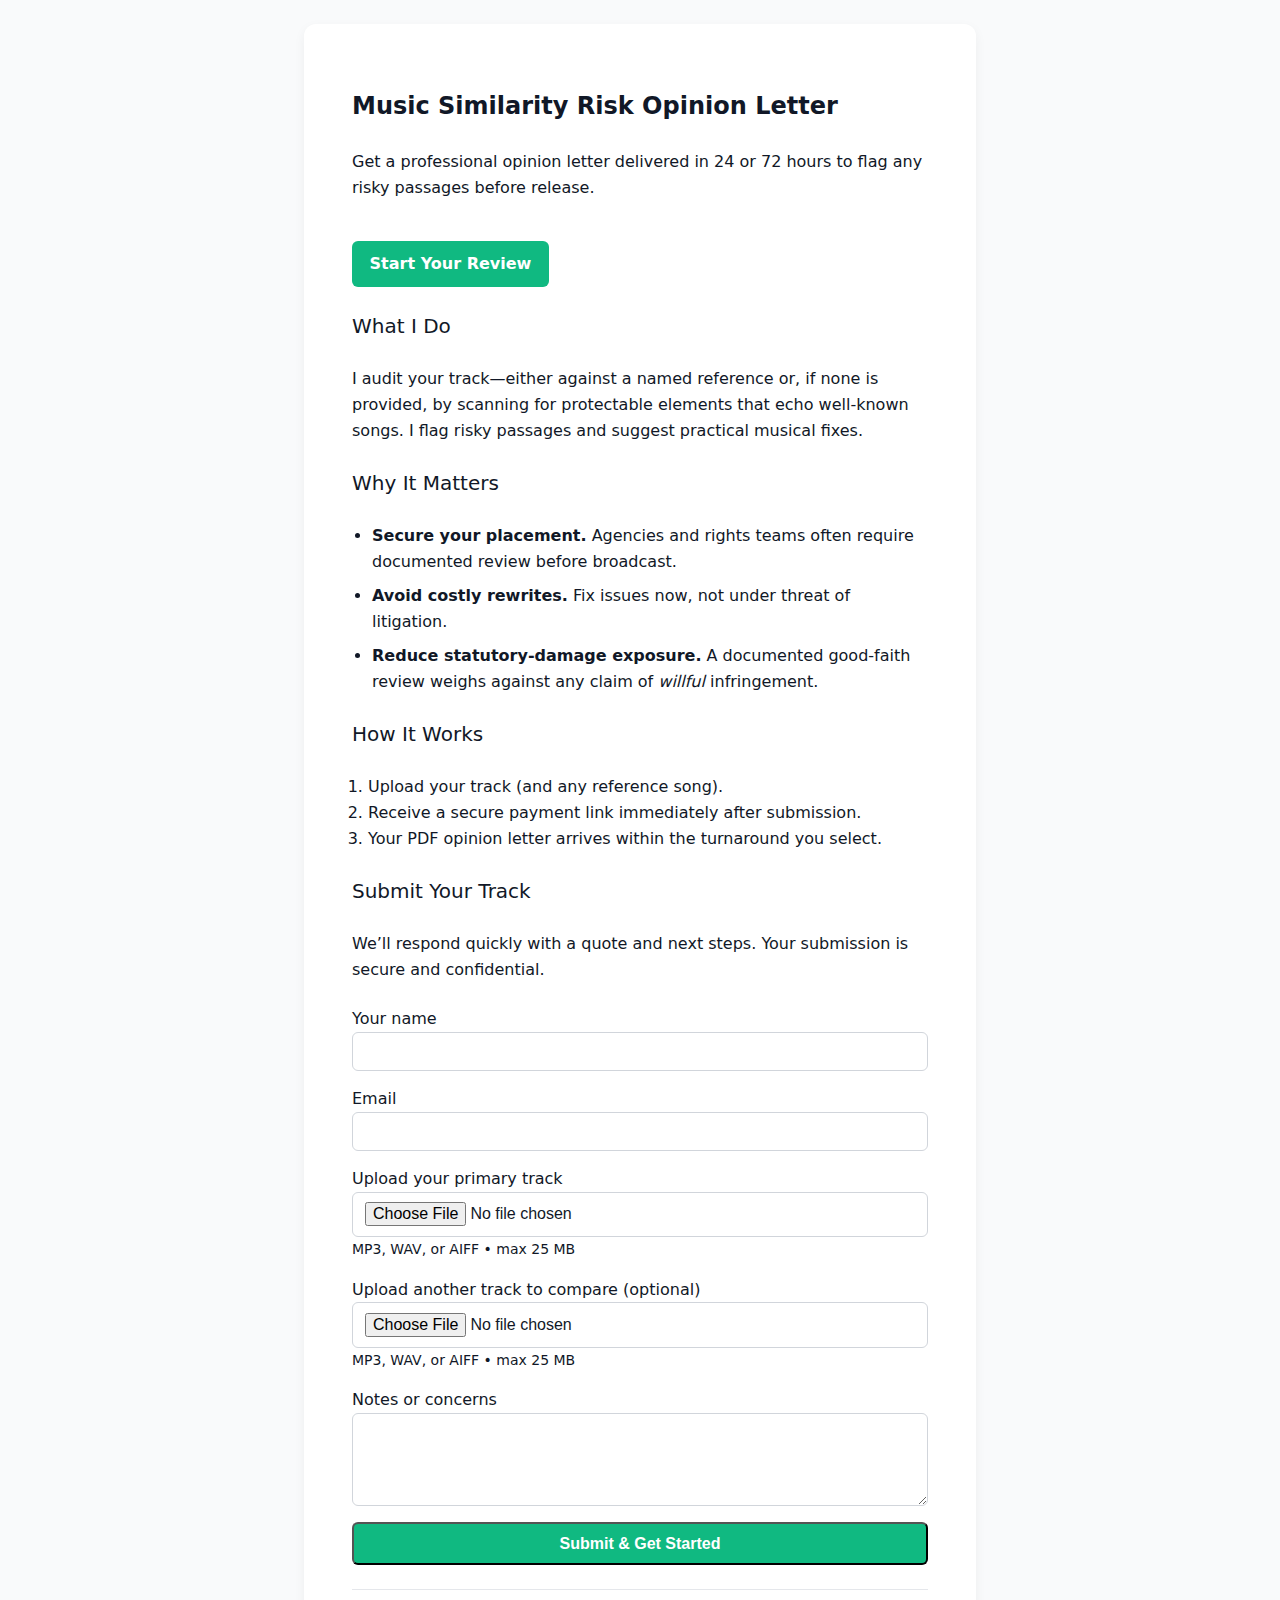
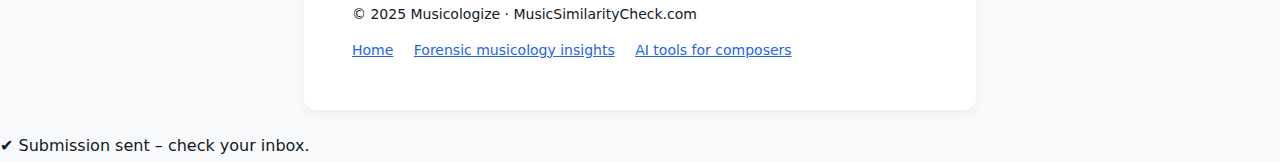
<file: index.html>
<!DOCTYPE html>
<html lang="en">
<head>
  <meta charset="utf-8" />
  <meta name="viewport" content="width=device-width, initial-scale=1" />
  <title>Music Similarity Risk Opinion Letters | 24- & 72-Hour Review</title>
  <meta name="description" content="Professional, confidential music-similarity opinion letters delivered in 24 or 72 hours. Flag risky passages before release." />

  <!-- Social preview -->
<meta property="og:type"        content="website">
<meta property="og:url"         content="https://musicsimilaritycheck.com/">
<meta property="og:title"       content="Music Similarity Risk Opinion Letter | 24- & 72-Hour Review">
<meta property="og:description" content="Professional, confidential music-similarity opinion letters delivered in 24 or 72 hours. Flag risky passages before release.">
<meta property="og:image"       content="https://musicsimilaritycheck.com/assets/og-preview.jpg">

<meta name="twitter:card"       content="summary_large_image">
<meta name="twitter:title"      content="Music Similarity Risk Opinion Letter | 24- & 72-Hour Review">
<meta name="twitter:description"content="Professional, confidential music-similarity opinion letters delivered in 24 or 72 hours. Flag risky passages before release.">
<meta name="twitter:image"      content="https://musicsimilaritycheck.com/assets/og-preview.jpg">


  
  <link rel="stylesheet" href="style.css" />

  <!-- Favicons -->
  <link rel="icon" href="/assets/favicon.ico" sizes="any" />
  <link rel="icon" type="image/png" sizes="32x32" href="/assets/favicon-32x32.png" />
  <link rel="apple-touch-icon" href="/assets/apple-touch-icon.png" />

  <!-- Service schema -->
  <script type="application/ld+json">
  {
    "@context":"https://schema.org",
    "@type":"Service",
    "serviceType":"Music Similarity Risk Opinion Letter",
    "provider":{"@type":"Person","name":"Brian McBrearty"},
    "areaServed":"US"
  }
  </script>

  <!-- Google Analytics -->
  <script async src="https://www.googletagmanager.com/gtag/js?id=G-80MDTLB0JK"></script>
  <script>
    window.dataLayer = window.dataLayer || [];
    function gtag(){dataLayer.push(arguments);}
    gtag('js', new Date());
    gtag('config', 'G-80MDTLB0JK');
  </script>
</head>

<body class="bg-light text-dark font-sans">
  <main class="flex-center p-6 bg-light">
    <section class="card max-w-2xl space-y-6">
      <h1 class="text-2xl font-semibold">Music Similarity Risk Opinion Letter</h1>
      <p class="leading-relaxed">
        Get a professional opinion letter delivered in 24 or 72 hours to flag any risky passages before release.
      </p>

<a href="#submit-track" class="btn btn-green scroll">Start Your Review</a>
      
      <h2 class="text-xl font-medium">What I Do</h2>
      <p class="leading-relaxed">
        I audit your track—either against a named reference or, if none is provided, by scanning for protectable
        elements that echo well-known songs. I flag risky passages and suggest practical musical fixes.
      </p>

      <h2 class="text-xl font-medium">Why It Matters</h2>
      <ul class="list leading-relaxed">
        <li><strong>Secure your placement.</strong> Agencies and rights teams often require documented review before broadcast.</li>
        <li><strong>Avoid costly rewrites.</strong> Fix issues now, not under threat of litigation.</li>
        <li><strong>Reduce statutory-damage exposure.</strong> A documented good-faith review weighs against any claim of <em>willful</em> infringement.</li>
      </ul>

      <h2 class="text-xl font-medium">How It Works</h2>
      <ol class="list-decimal list-inside leading-relaxed">
  <li>Upload your track (and any reference song).</li>
  <li>Receive a secure payment link immediately after submission.</li>
  <li>Your PDF opinion letter arrives within the turnaround you select.</li>
</ol>


    <h2 id="submit-track" class="text-xl font-medium mb-0">Submit Your Track</h2>
      <p class="leading-relaxed">
        We’ll respond quickly with a quote and next steps. Your submission is secure and confidential.
      </p>

     <!-- ===== Formspree form (emails you + redirects) ===== -->
<form id="form" novalidate
      action="https://formspree.io/f/xkgzodoq"
      method="POST"
      enctype="multipart/form-data"
      class="space-y-4">

  <!-- …the rest of your inputs/buttons… -->
      
  <input type="hidden" name="_subject" value="New Submission: Music Similarity Check">
  <input type="hidden" name="_next"    value="https://musicsimilaritycheck.com/thanks.html">

  <div>
    <label for="name" class="block font-medium mb-1">Your name</label>
    <input type="text" id="name" name="name" required class="input">
  </div>

  <div>
    <label for="email" class="block font-medium mb-1">Email</label>
    <input type="email" id="email" name="_replyto" required class="input">
  </div>

  <div>
    <label for="audio-primary" class="block font-medium mb-1">Upload your primary track</label>
    <input type="file" id="audio-primary" name="audio-primary" accept="audio/*" required class="input">
    <small class="text-sm">MP3, WAV, or AIFF • max&nbsp;25&nbsp;MB</small>
  </div>

  <div>
    <label for="audio-secondary" class="block font-medium mb-1">Upload another track to compare (optional)</label>
    <input type="file" id="audio-secondary" name="audio-secondary" accept="audio/*" class="input">
    <small class="text-sm">MP3, WAV, or AIFF • max&nbsp;25&nbsp;MB</small>
  </div>

  <div>
    <label for="notes" class="block font-medium mb-1">Notes or concerns</label>
    <textarea id="notes" name="notes" rows="4" class="input"></textarea>
  </div>

  <button type="submit" class="btn btn-green w-full">Submit &amp; Get Started</button>
</form>


      <footer class="border-t pt-4 text-center space-y-2">
        <p class="text-sm">&copy; 2025 Musicologize &middot; MusicSimilarityCheck.com</p>
        <nav class="space-x-4 text-sm">
          <a href="/" class="link">Home</a>
          <a href="https://musicologize.com/" class="link">Forensic musicology insights</a>
          <a href="https://soundcomet.com/" class="link">AI tools for composers</a>
        </nav>
      </footer>
    </section>
  </main>
<script>
document.addEventListener('DOMContentLoaded', function() {
  document.querySelectorAll('a.scroll').forEach(function(link) {
    link.addEventListener('click', function(e) {
      e.preventDefault();
      document.querySelector('#form').scrollIntoView({ behavior: 'smooth' });
    });
  });
});
</script>
<div id="toast" class="toast hidden" role="status" aria-live="polite">
  ✔ Submission sent – check your inbox.
</div>
<script defer src="main.js"></script>
</body>
</html>
</file>
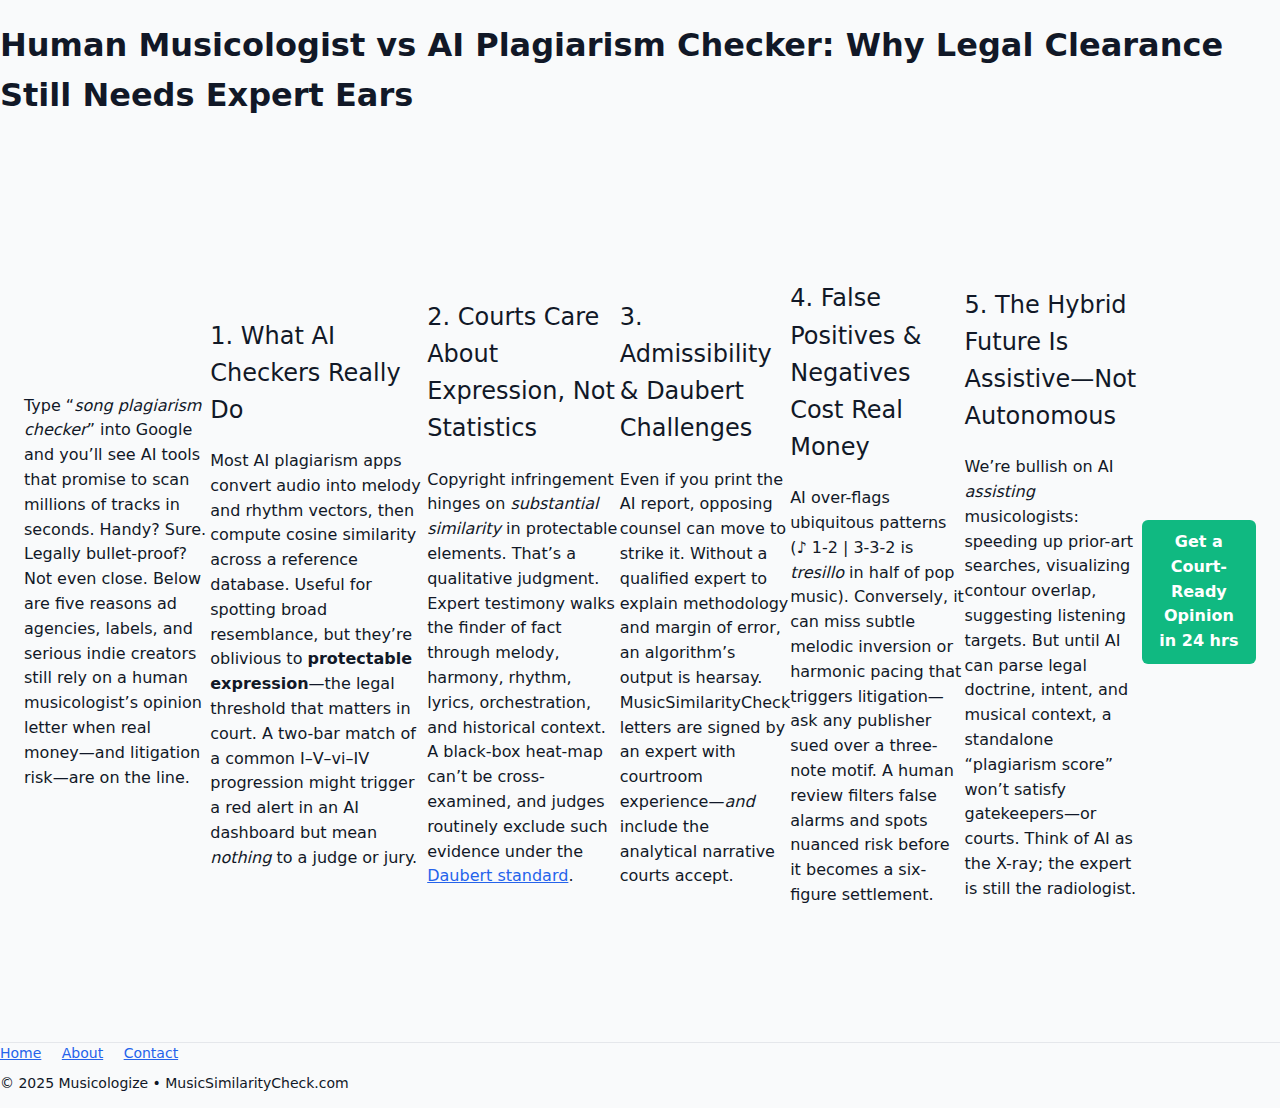
<file: ai-music-plagiarism-checker-vs-human-opinion.html>
<!-- File: ai-music-plagiarism-checker-vs-human-opinion.html -->
<!DOCTYPE html>
<html lang="en-US">
<head>
  <meta charset="utf-8" />
  <meta name="viewport" content="width=device-width, initial-scale=1" />
  <title>AI Music Plagiarism Checker vs Human Opinion Letter – Which Actually Clears Your Track?</title>
  <meta name="description" content="AI melody-matching tools flag similarities, but only a human musicologist’s opinion letter stands up in court. Discover five legal reasons to get an expert clearance before release." />
  <meta name="robots" content="index,follow" />

  <!-- Load the site-wide stylesheet -->
  <link rel="preload" href="style.css" as="style">
  <link rel="stylesheet" href="style.css" />

  <!-- Favicons (re-use existing assets) -->
  <link rel="icon" href="/assets/favicon.ico" sizes="any">
  <link rel="apple-touch-icon" href="/assets/apple-touch-icon.png">

  <!-- JSON-LD FAQ schema -->
  <script type="application/ld+json">
  {
    "@context": "https://schema.org",
    "@type": "FAQPage",
    "mainEntity": [
      {
        "@type": "Question",
        "name": "Is an AI plagiarism checker admissible in court?",
        "acceptedAnswer": {
          "@type": "Answer",
          "text": "No. U.S. courts require expert-witness testimony that can be cross-examined. Software output alone is generally inadmissible because it does not establish expertise or explain methodology under Daubert standards."
        }
      },
      {
        "@type": "Question",
        "name": "Will an AI checker guarantee my music is safe to release?",
        "acceptedAnswer": {
          "@type": "Answer",
          "text": "AI similarity scores often produce false positives and negatives. A qualified musicologist interprets what is legally protectable expression, provides context, and recommends fixes—a guarantee an automated tool cannot give."
        }
      },
      {
        "@type": "Question",
        "name": "Do I still need a human opinion letter if my track passed an AI scan?",
        "acceptedAnswer": {
          "@type": "Answer",
          "text": "Yes. Labels, ad agencies, and insurers increasingly require a court-credible musicologist’s opinion regardless of any preliminary AI screening."
        }
      }
    ]
  }
  </script>
</head>

<body class="bg-light text-dark font-sans">
  <header class="bg-white shadow-sm">
    <div class="max-w-3xl mx-auto py-6 px-4">
      <h1 class="text-3xl font-semibold">
        Human Musicologist vs AI Plagiarism Checker: Why Legal Clearance Still Needs Expert Ears
      </h1>
    </div>
  </header>

<main class="flex-center p-6 bg-light">
    <!-- Intro -->
    <section>
      <p>
        Type “<em>song plagiarism checker</em>” into Google and you’ll see AI tools that promise to
        scan millions of tracks in seconds. Handy? Sure. Legally bullet-proof? Not even close.
        Below are five reasons ad agencies, labels, and serious indie creators still rely on a
        human musicologist’s opinion letter when real money—and litigation risk—are on the line.
      </p>
    </section>

    <!-- 1. What AI checkers actually do -->
    <section>
      <h2 class="text-2xl font-medium">1. What AI Checkers Really Do</h2>
      <p>
        Most AI plagiarism apps convert audio into melody and rhythm vectors, then compute
        cosine similarity across a reference database. Useful for spotting broad resemblance, but
        they’re oblivious to <strong>protectable expression</strong>—the legal threshold that matters in
        court. A two-bar match of a common I–V–vi–IV progression might trigger a red alert in an AI
        dashboard but mean <em>nothing</em> to a judge or jury.
      </p>
    </section>

    <!-- 2. Legal doctrine -->
    <section>
      <h2 class="text-2xl font-medium">2. Courts Care About Expression, Not Statistics</h2>
      <p>
        Copyright infringement hinges on <em>substantial similarity</em> in protectable elements.
        That’s a qualitative judgment. Expert testimony walks the finder of fact through melody,
        harmony, rhythm, lyrics, orchestration, and historical context. A black-box heat-map can’t
        be cross-examined, and judges routinely exclude such evidence under the
        <a href="https://en.wikipedia.org/wiki/Daubert_standard" class="link" target="_blank">Daubert standard</a>.
      </p>
    </section>

    <!-- 3. Admissibility -->
    <section>
      <h2 class="text-2xl font-medium">3. Admissibility &amp; Daubert Challenges</h2>
      <p>
        Even if you print the AI report, opposing counsel can move to strike it. Without a qualified
        expert to explain methodology and margin of error, an algorithm’s output is hearsay.
        MusicSimilarityCheck letters are signed by an expert with courtroom experience—<em>and</em>
        include the analytical narrative courts accept.
      </p>
    </section>

    <!-- 4. False positives/negatives -->
    <section>
      <h2 class="text-2xl font-medium">4. False Positives &amp; Negatives Cost Real Money</h2>
      <p>
        AI over-flags ubiquitous patterns (♪ 1-2 | 3-3-2 is <em>tresillo</em> in half of pop music).
        Conversely, it can miss subtle melodic inversion or harmonic pacing that triggers
        litigation—ask any publisher sued over a three-note motif. A human review filters false
        alarms and spots nuanced risk before it becomes a six-figure settlement.
      </p>
    </section>

    <!-- 5. Hybrid future -->
    <section>
      <h2 class="text-2xl font-medium">5. The Hybrid Future Is Assistive—Not Autonomous</h2>
      <p>
        We’re bullish on AI <em>assisting</em> musicologists: speeding up prior-art searches, visualizing
        contour overlap, suggesting listening targets. But until AI can parse legal doctrine,
        intent, and musical context, a standalone “plagiarism score” won’t satisfy gatekeepers—or
        courts. Think of AI as the X-ray; the expert is still the radiologist.
      </p>
    </section>

    <!-- Call to action -->
    <section class="text-center">
      <a href="/index.html#submit-track" class="btn btn-green inline-block">
        Get a Court-Ready Opinion in&nbsp;24&nbsp;hrs
      </a>
    </section>
  </main>

  <footer class="bg-white border-t py-4">
    <div class="max-w-3xl mx-auto text-center text-sm space-y-2">
      <nav class="space-x-4">
        <a href="/" class="link">Home</a>
        <a href="/about.html" class="link">About</a>
        <a href="/contact.html" class="link">Contact</a>
      </nav>
      <p>&copy; 2025 Musicologize • MusicSimilarityCheck.com</p>
    </div>
  </footer>
</body>
</html>
</file>
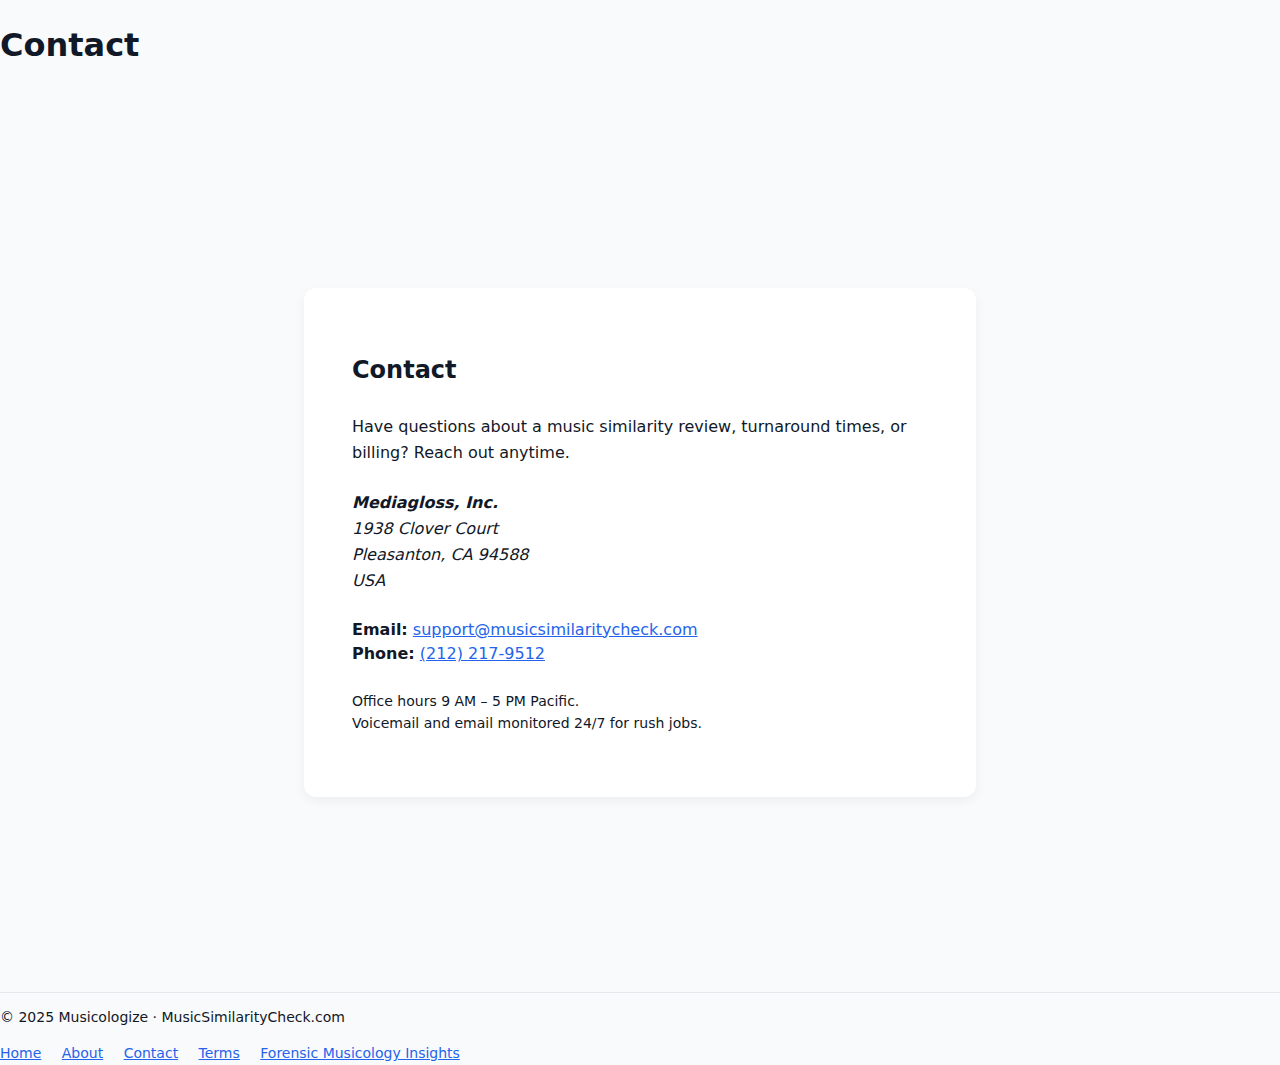
<file: contact.html>
<!DOCTYPE html>
<html lang="en-US">
<head>
  <meta charset="utf-8" />
  <meta name="viewport" content="width=device-width, initial-scale=1" />
  <title>Contact – MusicSimilarityCheck</title>
  <meta name="description" content="Get in touch with MusicSimilarityCheck. Email, phone, and mailing address for questions about music clearance opinion letters." />

  <link rel="preload" href="style.css" as="style">
  <link rel="stylesheet" href="style.css" />

  <link rel="icon" href="/assets/favicon.ico" sizes="any">
  <link rel="apple-touch-icon" href="/assets/apple-touch-icon.png">

  <script async src="https://www.googletagmanager.com/gtag/js?id=G-80MDTLB0JK"></script>
  <script>
    window.dataLayer = window.dataLayer || [];
    function gtag(){ dataLayer.push(arguments); }
    gtag('js', new Date());
    gtag('config', 'G-80MDTLB0JK');
  </script>
</head>

<body>
  <header class="bg-white shadow-sm">
    <div class="max-w-3xl mx-auto py-6 px-4">
      <h1 class="text-3xl font-semibold">Contact</h1>
    </div>
  </header>

  <main class="flex-center p-6 bg-light">
  <section class="card max-w-2xl space-y-6">
    <h1 class="text-2xl font-semibold text-center">Contact</h1>
      <p class="leading-relaxed">
        Have questions about a music similarity review, turnaround times, or billing? Reach out anytime.
      </p>

      <address class="not-italic leading-relaxed">
        <strong>Mediagloss, Inc.</strong><br>
        1938 Clover Court<br>
        Pleasanton, CA&nbsp;94588<br>
        USA
      </address>

      <p>
        <strong>Email:</strong>
        <a href="mailto:support@musicsimilaritycheck.com" class="link">
          support@musicsimilaritycheck.com
        </a><br>
        <strong>Phone:</strong>
        <a href="tel:+12122179512" class="link">(212) 217-9512</a>
      </p>

      <p class="text-sm text-gray-600">
        Office hours 9 AM – 5 PM Pacific.<br>
        Voicemail and email monitored 24/7 for rush jobs.
      </p>
    </section>
  </main>

  <footer class="border-t pt-4 text-center space-y-2">
    <p class="text-sm">&copy; 2025 Musicologize · MusicSimilarityCheck.com</p>
    <nav class="space-x-4 text-sm">
      <a href="/" class="link">Home</a>
      <a href="/about.html" class="link">About</a>
      <a href="/contact.html" class="link">Contact</a>
      <a href="/terms.html" class="link">Terms</a>
      <a href="https://musicologize.com/" class="link" target="_blank" rel="noopener">
        Forensic Musicology Insights
      </a>
    </nav>
  </footer>
</body>
</html>
</file>
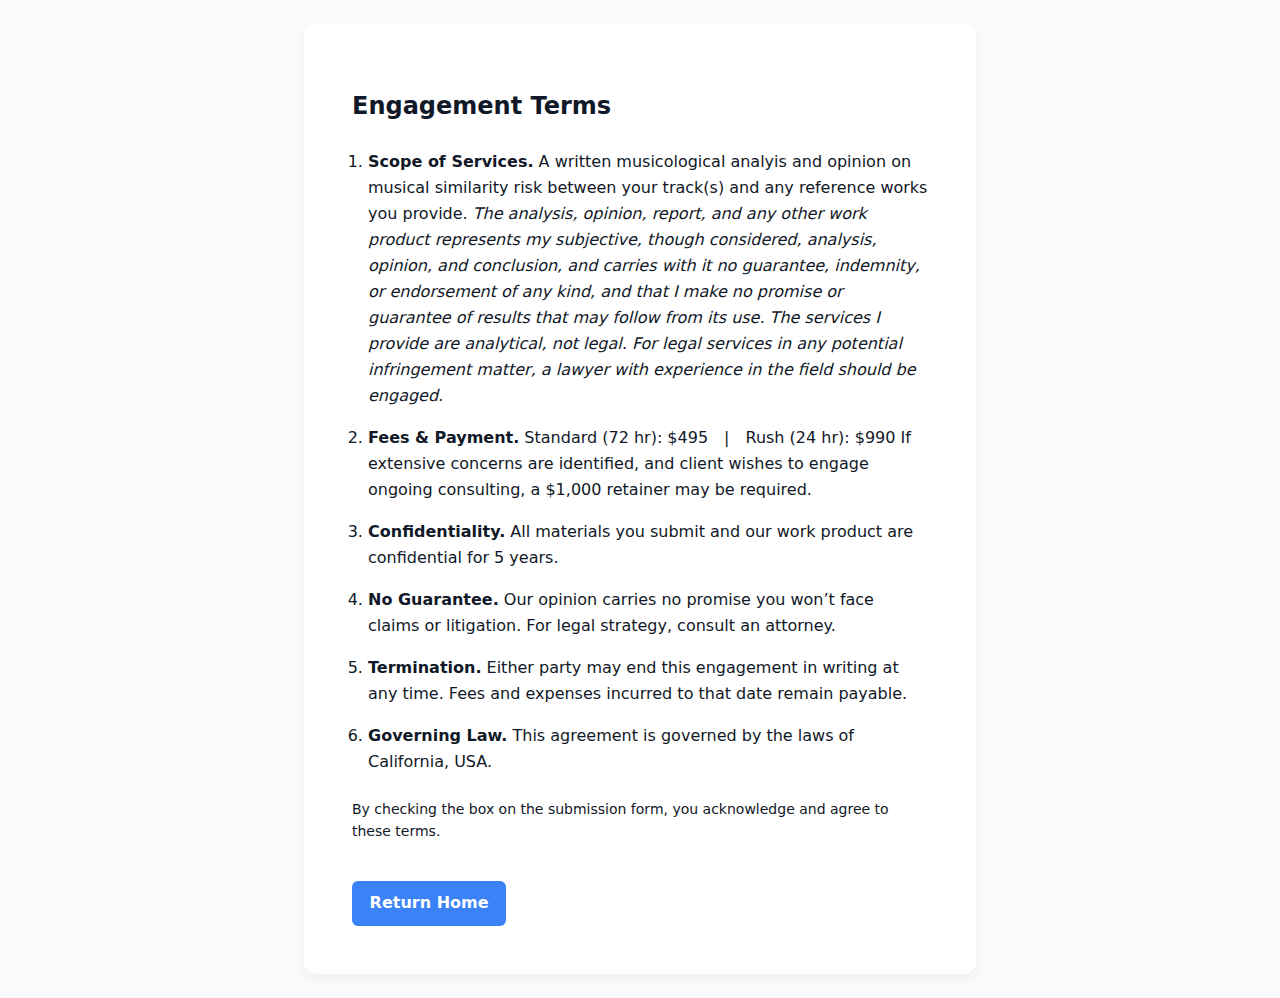
<file: letter-of-engagement.html>
<!DOCTYPE html>
<html lang="en-US">
<head>
  <meta charset="utf-8" />
  <meta name="viewport" content="width=device-width, initial-scale=1" />
  <title>Letter of Engagement — MusicSimilarityCheck</title>
  <meta name="description" content="Terms for our 24- or 72-hour music similarity opinion service." />

  <link rel="preload" href="style.css" as="style">
  <link rel="stylesheet" href="style.css" />

  <!-- Favicons -->
  <link rel="icon" href="/assets/favicon.ico" sizes="any">
  <link rel="icon" type="image/png" sizes="32x32" href="/assets/favicon-32x32.png">
  <link rel="apple-touch-icon" href="/assets/apple-touch-icon.png">
</head>
<body class="bg-light text-dark font-sans">
  <main class="flex-center p-6 bg-light">
    <section class="card max-w-2xl space-y-6">
      <h1 class="text-2xl font-semibold">Engagement Terms</h1>

      <ol class="list-decimal list-inside leading-relaxed space-y-4">
        <li>
          <strong>Scope of Services.</strong>
          A written musicological analyis and opinion on musical similarity risk between your track(s) and any reference works you provide.  
          <em>The analysis, opinion, report, and any other work product represents my subjective, though considered, analysis, opinion, and conclusion, and carries with it no guarantee, indemnity, or endorsement of any kind, and that I make no promise or guarantee of results that may follow from its use. The services I provide are analytical, not legal. For legal services in any potential infringement matter, a lawyer with experience in the field should be engaged.</em>
        </li>
        <li>
          <strong>Fees &amp; Payment.</strong>
          Standard (72 hr): $495 | Rush (24 hr): $990  
          If extensive concerns are identified, and client wishes to engage ongoing consulting, a $1,000 retainer may be required.
        </li>
        <li>
          <strong>Confidentiality.</strong>
          All materials you submit and our work product are confidential for 5 years.
        </li>
        <li>
          <strong>No Guarantee.</strong>
          Our opinion carries no promise you won’t face claims or litigation. For legal strategy, consult an attorney.
        </li>
        <li>
          <strong>Termination.</strong>
          Either party may end this engagement in writing at any time. Fees and expenses incurred to that date remain payable.
        </li>
        <li>
          <strong>Governing Law.</strong>
          This agreement is governed by the laws of California, USA.
        </li>
      </ol>

      <p class="text-sm italic">By checking the box on the submission form, you acknowledge and agree to these terms.</p>

      <a href="/" class="btn btn-blue">Return Home</a>
    </section>
  </main>
</body>
</html>
</file>
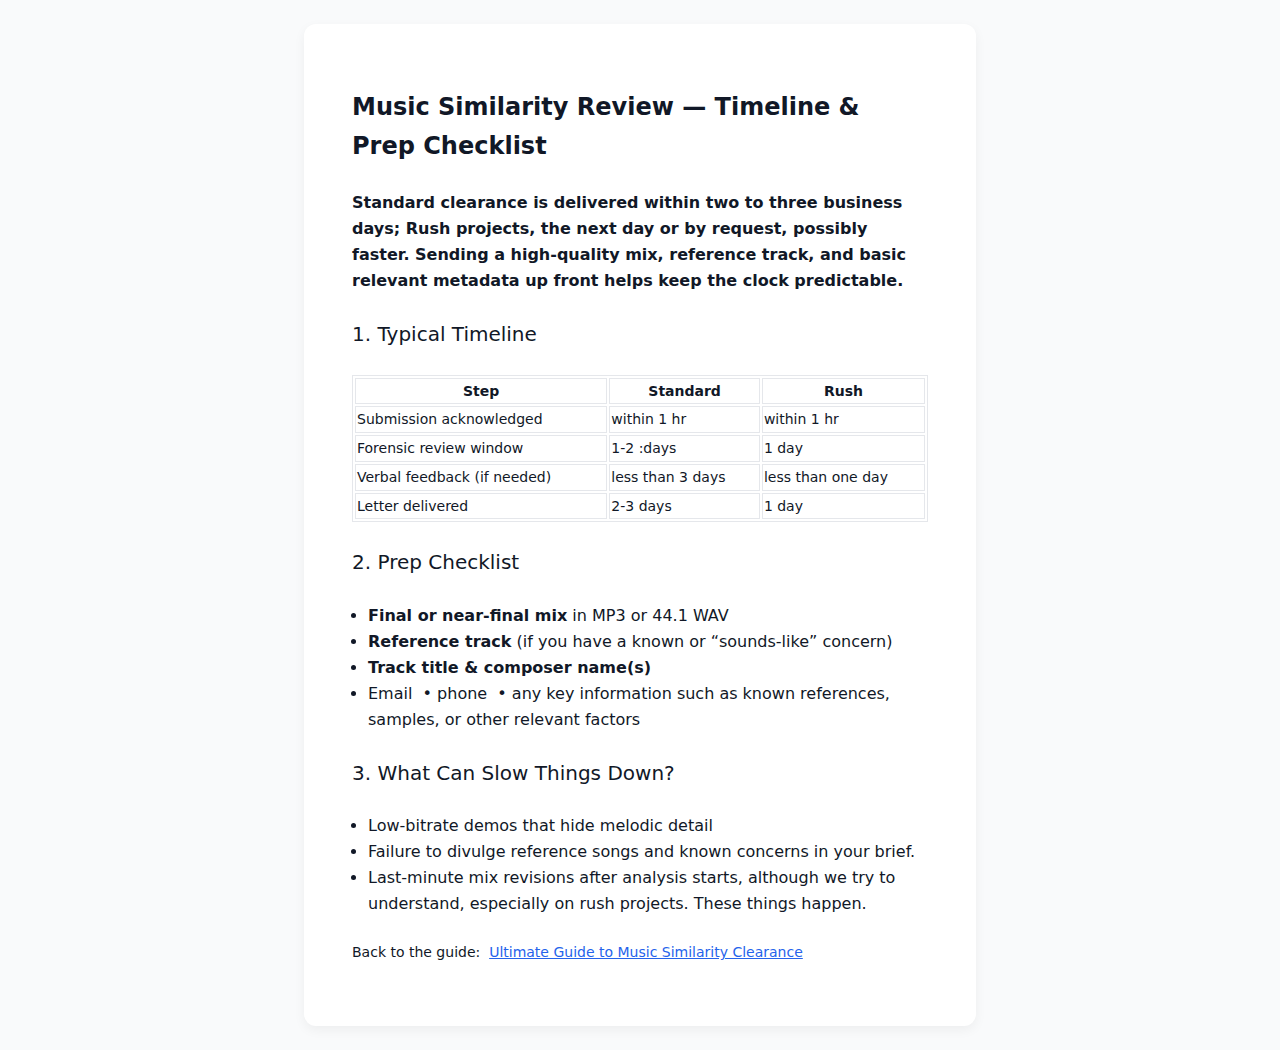
<file: music-clearance-timeline.html>
<!DOCTYPE html>
<html lang="en-US">
<head>
  <meta charset="utf-8">
  <meta name="viewport" content="width=device-width, initial-scale=1">
  <title>Music Similarity Review Timeline & Prep Checklist</title>
  <meta name="description"
        content="See how long a music similarity opinion takes and what files to prepare for the fastest clearance.">
  <link rel="preload" href="style.css" as="style">
  <link rel="stylesheet" href="style.css">
</head>

<body class="bg-light text-dark font-sans">
  <main class="flex-center p-6 bg-light">
    <article class="card max-w-2xl space-y-6 leading-relaxed">

      <h1 class="text-2xl font-semibold text-center">
        Music Similarity Review&nbsp;— Timeline &amp; Prep Checklist
      </h1>

      <!-- TL;DR -->
   <p class="font-semibold">
  Standard clearance is delivered within two to three business days; Rush projects, the next day or by request, possibly faster.
  Sending a high-quality mix, reference track, and basic relevant metadata up front helps keep the clock predictable.
</p>

      <!-- Timeline table -->
      <h2 class="text-xl font-medium">1. Typical Timeline</h2>
      <table class="w-full text-sm border">
        <thead>
          <tr><th class="border px-2 py-1 text-left">Step</th><th class="border px-2 py-1">Standard</th><th class="border px-2 py-1">Rush</th></tr>
        </thead>
        <tbody>
          <tr><td class="border px-2 py-1">Submission acknowledged</td><td class="border px-2 py-1">within&nbsp;1&nbsp;hr</td><td class="border px-2 py-1">within&nbsp;1&nbsp;hr</td></tr>
          <tr><td class="border px-2 py-1">Forensic review window</td><td class="border px-2 py-1">1-2&nbsp:days</td><td class="border px-2 py-1">1&nbsp;day</td></tr>
          <tr><td class="border px-2 py-1">Verbal feedback (if needed)</td><td class="border px-2 py-1">less than 3&nbsp;days</td><td class="border px-2 py-1">less than one day</td></tr>
          <tr><td class="border px-2 py-1">Letter delivered</td><td class="border px-2 py-1">2-3&nbsp;days</td><td class="border px-2 py-1">1&nbsp;day</td></tr>
        </tbody>
      </table>

      <!-- Prep checklist -->
      <h2 class="text-xl font-medium mt-4">2. Prep Checklist</h2>
      <ul class="list-disc list-inside space-y-1 leading-relaxed">
        <li><strong>Final or near-final mix</strong> in MP3 or 44.1&nbsp;WAV</li>
        <li><strong>Reference track</strong> (if you have a known or “sounds-like” concern)</li>
        <li><strong>Track title &amp; composer name(s)</strong></li>
        <li>Email &nbsp;• phone &nbsp;• any key information such as known references, samples, or other relevant factors</li>
      </ul>

      <!-- What can change timeline -->
      <h2 class="text-xl font-medium mt-4">3. What Can Slow Things Down?</h2>
      <ul class="list-disc list-inside space-y-1 leading-relaxed">
        <li>Low-bitrate demos that hide melodic detail</li>
        <li>Failure to divulge reference songs and known concerns in your brief.</li>
        <li>Last-minute mix revisions after analysis starts, although we try to understand, especially on rush projects. These things happen.</li>
      </ul>

      <!-- CTA back to pillar -->
      <p class="text-sm">
        Back to the guide:&nbsp;
        <a href="/music-similarity-opinion-letter-guide.html" class="link">
          Ultimate Guide to Music Similarity Clearance
        </a>
      </p>

    </article>
  </main>
</body>
</html>
</file>
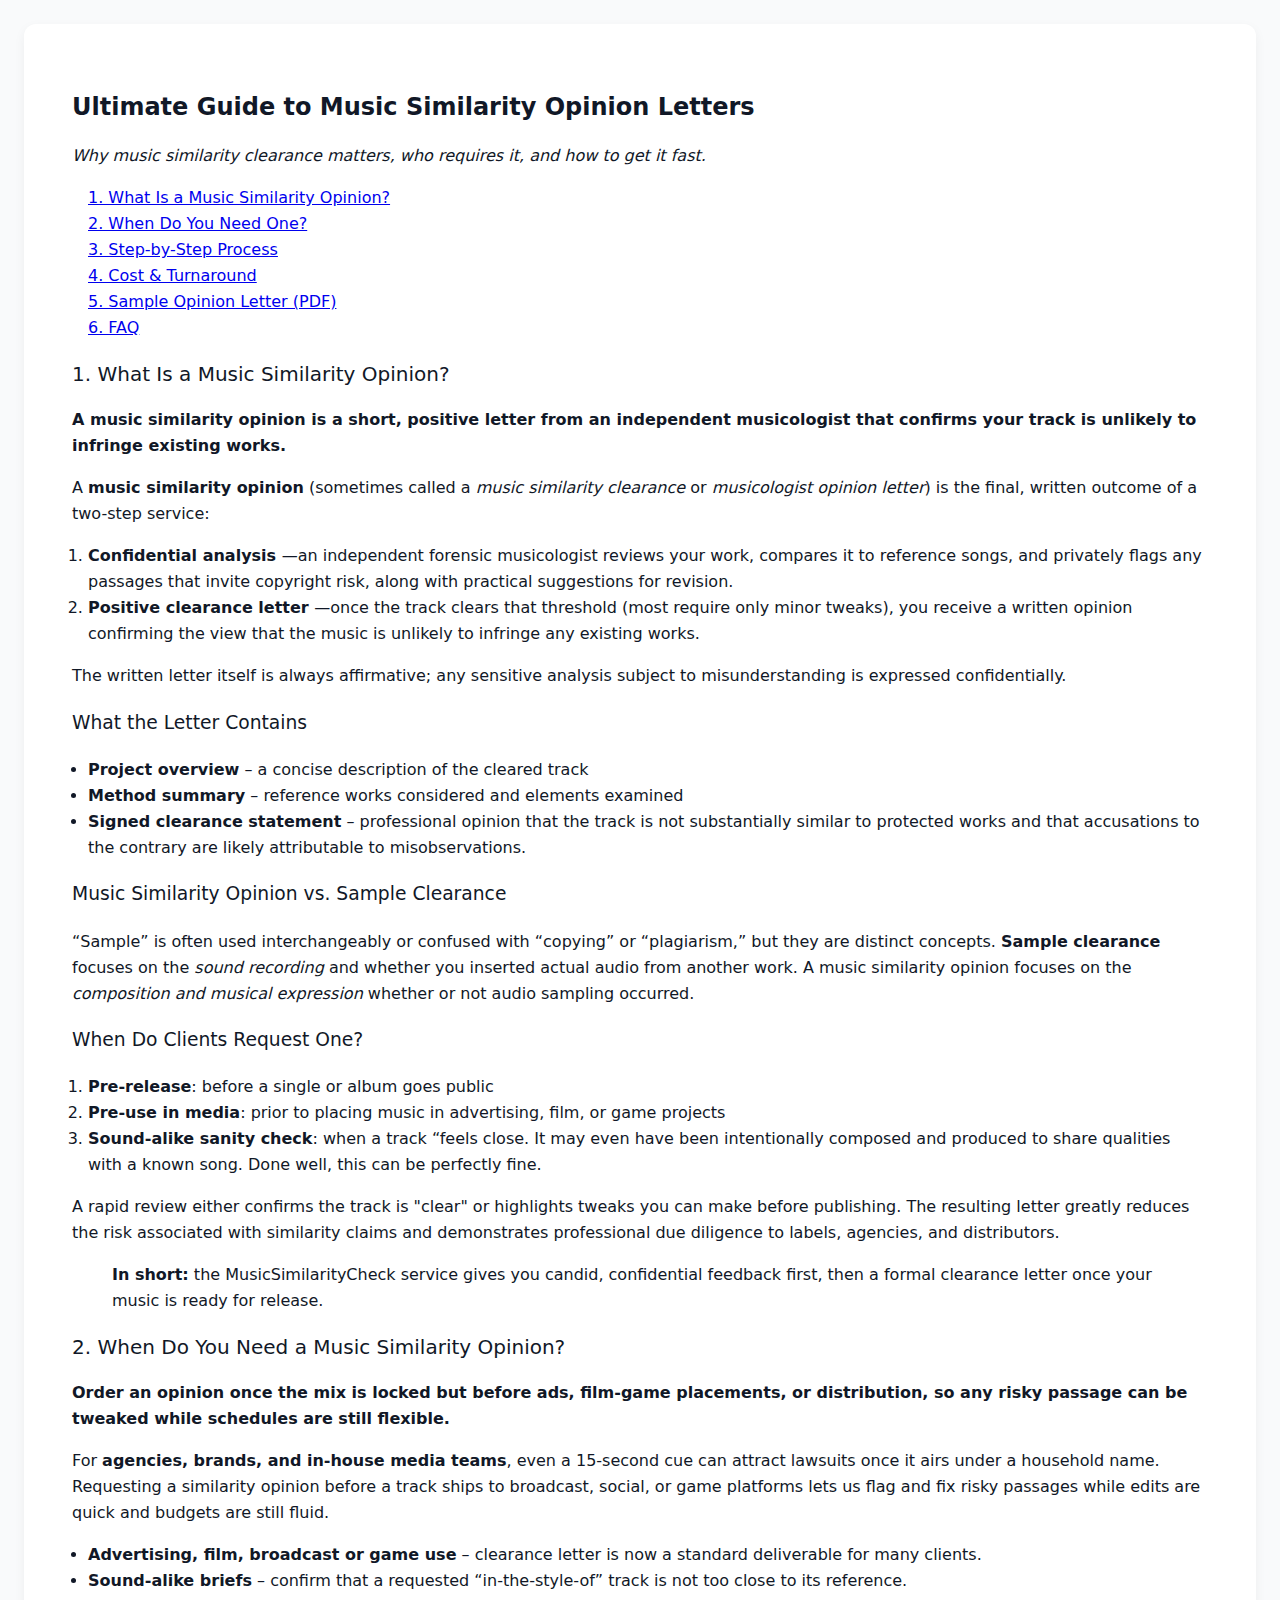
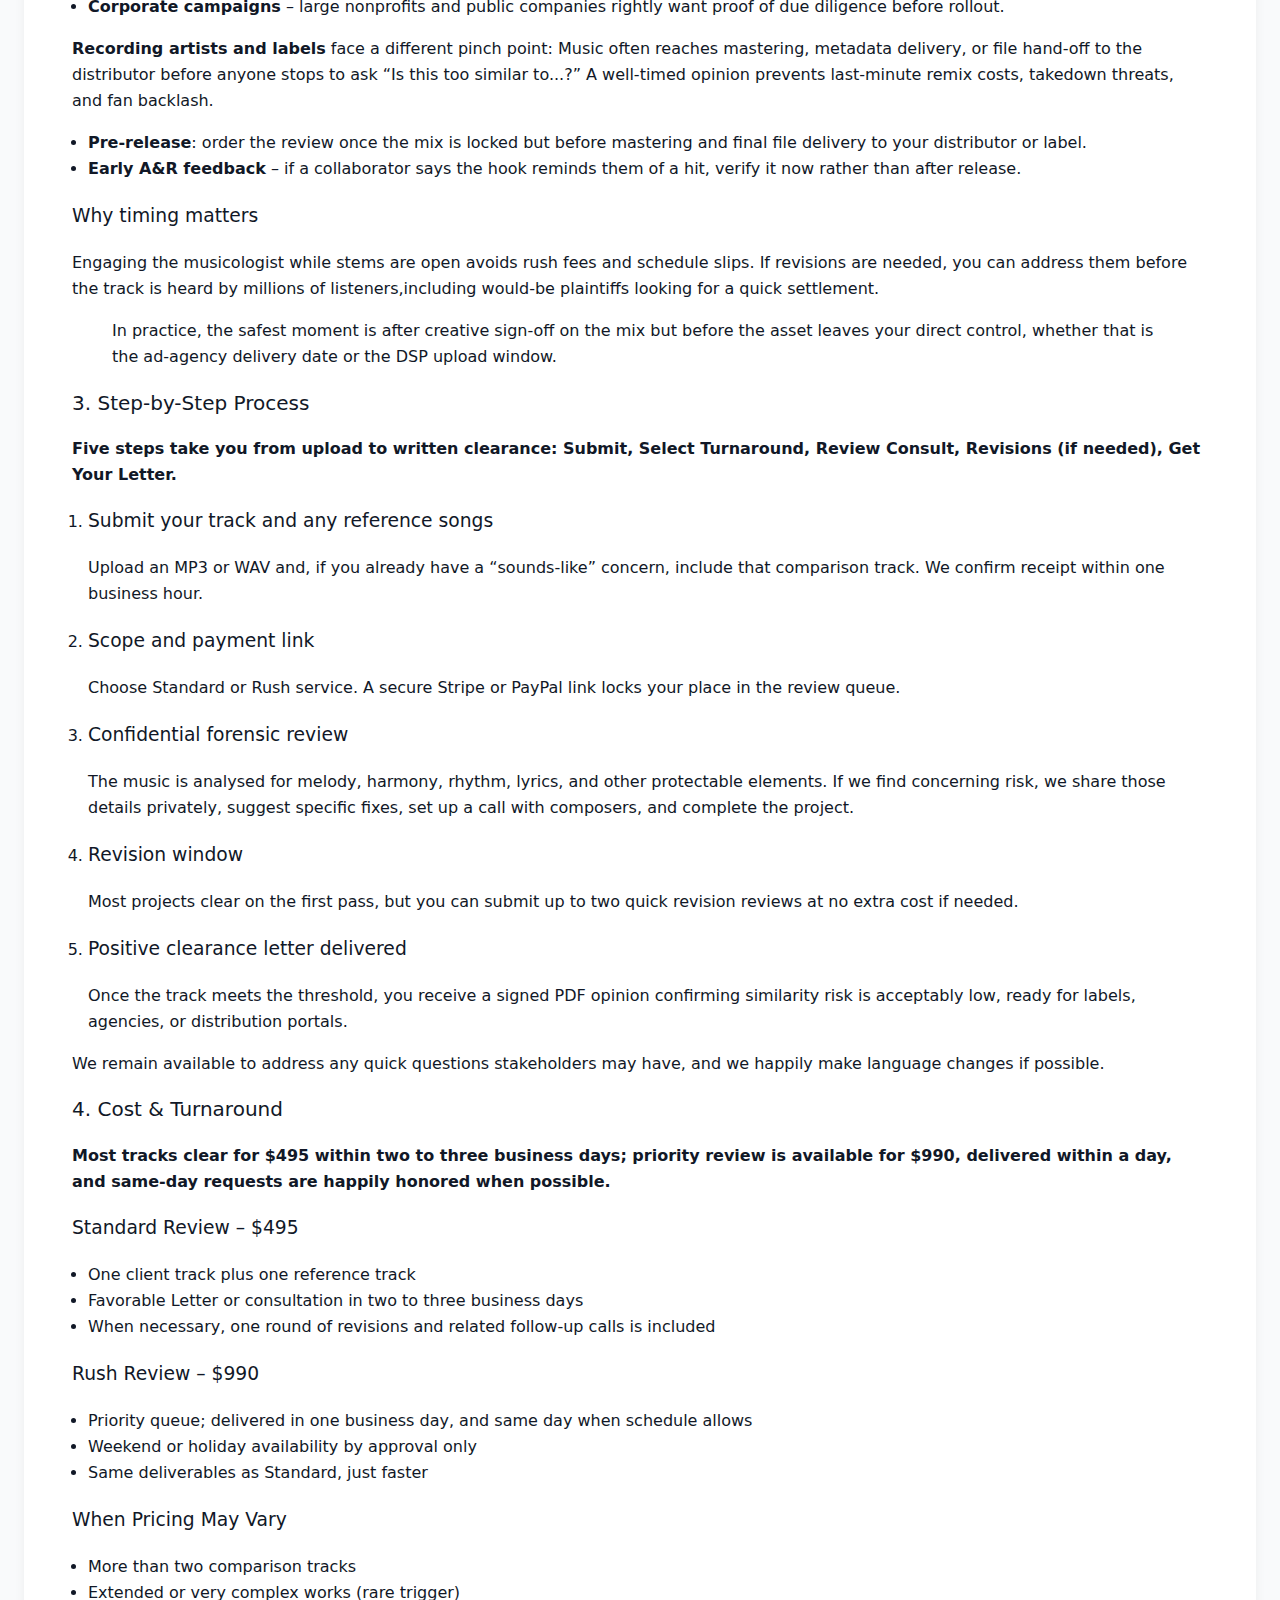
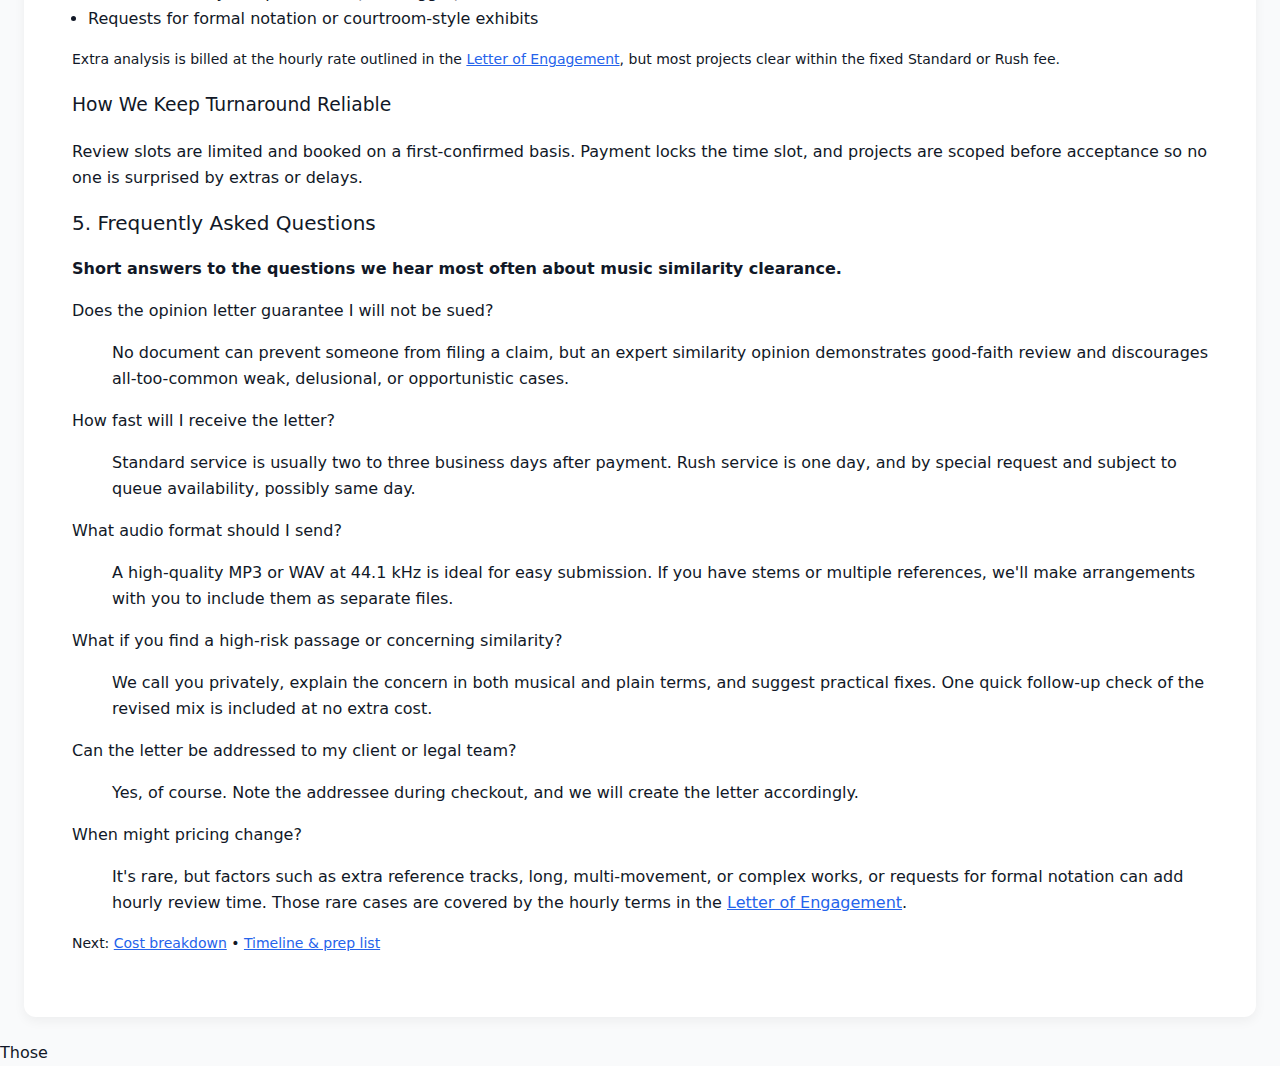
<file: music-similarity-opinion-letter-guide.html>
<!DOCTYPE html>
<html lang="en-US">
<head>
  <meta charset="utf-8" />
  <meta name="viewport" content="width=device-width, initial-scale=1" />
  <title>Ultimate Guide to Music Similarity Opinion Letters &amp; Clearance</title>
  <meta name="description"
        content="Everything composers, producers, and ad agencies need to know about music similarity opinion letters—process, cost, timeline, and risk reduction." />
  <link rel="preload" href="style.css" as="style">
  <link rel="stylesheet" href="style.css" />
</head>

<body class="bg-light text-dark font-sans">
  <main class="flex-center p-6 bg-light">
    <article class="card max-w-3xl space-y-8 leading-relaxed">

      <h1 class="text-2xl font-semibold text-center">
        Ultimate Guide to Music Similarity Opinion Letters
      </h1>

      <!-- Intro -->
      <p><em>Why music similarity clearance matters, who requires it, and how to get it fast.</em></p>

      <!-- Table of contents (auto-links to H2s) -->
      <nav class="list-decimal list-inside space-y-1">
        <a href="#what-is">1. What Is a Music Similarity Opinion?</a><br>
        <a href="#when-needed">2. When Do You Need One?</a><br>
        <a href="#process">3. Step-by-Step Process</a><br>
        <a href="#cost">4. Cost &amp; Turnaround</a><br>
        <a href="#sample-pdf">5. Sample Opinion Letter (PDF)</a><br>
        <a href="#faq">6. FAQ</a>
      </nav>

  
<!-- SECTION: 1 · What Is a Music Similarity Opinion? -->
<h2 id="what-is" class="text-xl font-medium">1. What Is a Music Similarity Opinion?</h2>
<!-- Section 1 TL;DR -->
<p class="font-semibold leading-relaxed">
  A music similarity opinion is a short, positive letter from an independent musicologist that confirms your track is unlikely to infringe existing works.
</p>
<p class="leading-relaxed">
  A <strong>music similarity opinion</strong> (sometimes called a
  <em>music similarity clearance</em> or <em>musicologist opinion letter</em>)
  is the final, written outcome of a two-step service:
</p>

<ol class="list-decimal list-inside space-y-1 leading-relaxed">
  <li><strong>Confidential analysis&nbsp;</strong>—an independent forensic
      musicologist reviews your work, compares it to reference songs, and
      privately flags any passages that invite copyright risk, along with
      practical suggestions for revision.</li>
  <li><strong>Positive clearance letter&nbsp;</strong>—once the track clears
      that threshold (most require only minor tweaks),
      you receive a written opinion confirming the view that the music is unlikely
      to infringe any existing works.</li>
</ol>

<p class="leading-relaxed">
  The written letter itself is always affirmative; any sensitive analysis subject to misunderstanding is expressed confidentially.
</p>

<h3 class="text-lg font-medium mt-6">What the Letter Contains</h3>
<ul class="list-disc list-inside space-y-1 leading-relaxed">
  <li><strong>Project overview</strong> – a concise description of the cleared track</li>
  <li><strong>Method summary</strong> – reference works considered and elements examined</li>
  <li><strong>Signed clearance statement</strong> – professional opinion that the track is not substantially similar to protected works and that accusations to the contrary are likely attributable to misobservations.</li>
</ul>

<h3 id="sample-vs-similarity" class="text-lg font-medium mt-6">
  Music Similarity Opinion vs. Sample Clearance
</h3>
<p class="leading-relaxed">
  “Sample” is often used interchangeably or confused with “copying” or “plagiarism,”
  but they are distinct concepts. <strong>Sample clearance</strong> focuses on the
  <em>sound recording</em> and whether you inserted actual audio from another work.
  A music similarity opinion focuses on the <em>composition and musical expression</em>
  whether or not audio sampling occurred.
</p>

<h3 class="text-lg font-medium mt-6">When Do Clients Request One?</h3>
<ol class="list-decimal list-inside space-y-1 leading-relaxed">
  <li><strong>Pre-release</strong>: before a single or album goes public</li>
  <li><strong>Pre-use in media</strong>: prior to placing music in advertising, film, or game projects</li>
  <li><strong>Sound-alike sanity check</strong>: when a track “feels close. It may even have been intentionally composed and produced to share qualities with a known song. Done well, this can be perfectly fine.</li>
</ol>

<p class="leading-relaxed">
  A rapid review either confirms the track is "clear" or highlights tweaks you can
  make before publishing. The resulting letter greatly reduces the risk associated with similarity
  claims and demonstrates professional due diligence to labels, agencies, and distributors.
</p>

<blockquote class="leading-relaxed italic border-l-4 pl-3 mt-4">
  <strong>In short:</strong> the MusicSimilarityCheck service gives you candid,
  confidential feedback first, then a formal clearance letter once your music is ready for release.
</blockquote>
</p>

<!-- SECTION: 2 · When Do You Need a Music Similarity Opinion? -->
<h2 id="when-needed" class="text-xl font-medium">2. When Do You Need a Music Similarity Opinion?</h2>
<!-- Section 2 TL;DR -->
<p class="font-semibold leading-relaxed">
  Order an opinion once the mix is locked but before ads, film-game placements, or distribution, so any risky passage can be tweaked while schedules are still flexible.
</p>
      
<!-- ——— Media-placement focus ——— -->
<p class="leading-relaxed">
  For <strong>agencies, brands, and in-house media teams</strong>, even a
  15-second cue can attract lawsuits once it airs under a household name.
  Requesting a similarity opinion before a track ships to broadcast, social,
  or game platforms lets us flag and fix risky passages while edits are quick and
  budgets are still fluid.
</p>

<ul class="list-disc list-inside space-y-1 leading-relaxed">
  <li><strong>Advertising, film, broadcast or game use</strong> – clearance letter is now a standard deliverable for many clients.</li>
  <li><strong>Sound-alike briefs</strong> – confirm that a requested “in-the-style-of” track is not too close to its reference.</li>
  <li><strong>Corporate campaigns</strong> – large nonprofits and public companies rightly want proof of due diligence before rollout.</li>
</ul>

<!-- ——— Artist / label focus ——— -->
<p class="leading-relaxed mt-6">
  <strong>Recording artists and labels</strong> face a different pinch point:
  Music often reaches mastering, metadata delivery, or file hand-off to the distributor before anyone stops to ask
  “Is this too similar to...?”  A well-timed opinion prevents last-minute remix costs,
  takedown threats, and fan backlash.
</p>

<ul class="list-disc list-inside space-y-1 leading-relaxed">
 <li><strong>Pre-release</strong>: order the review once the mix is locked but before mastering and final file delivery to your distributor or label.</li>
   <li><strong>Early A&amp;R feedback</strong> – if a collaborator says the hook reminds them of a hit, verify it now rather than after release.</li>
</ul>

<!-- Timing rationale -->
<h3 class="text-lg font-medium mt-6">Why timing matters</h3>
<p class="leading-relaxed">
  Engaging the musicologist while stems are open avoids rush fees and schedule slips.
  If revisions are needed, you can address them before the track is heard by millions
  of listeners,including would-be plaintiffs looking for a quick settlement.
</p>

<blockquote class="leading-relaxed italic border-l-4 pl-3 mt-4">
  In practice, the safest moment is after creative sign-off on the mix
  but before the asset leaves your direct control, whether that is the ad-agency delivery
  date or the DSP upload window.
</blockquote>

<!-- SECTION: 3 · Step-by-Step Process -->
<h2 id="process" class="text-xl font-medium">3. Step-by-Step Process</h2>

<!-- TL;DR sentence -->
<p class="font-semibold leading-relaxed">
  Five steps take you from upload to written clearance: Submit, Select Turnaround, Review Consult, Revisions (if needed), Get Your Letter.
</p>

<!-- Full, visible steps -->
<ol class="list-decimal list-inside space-y-4 leading-relaxed mt-4">

  <li>
    <h3 class="font-medium">Submit your track and any reference songs</h3>
    <p class="mt-1">
      Upload an MP3 or WAV and, if you already have a “sounds-like” concern,
      include that comparison track. We confirm receipt within one business hour.
    </p>
  </li>

  <li>
    <h3 class="font-medium">Scope and payment link</h3>
    <p class="mt-1">
      Choose Standard or Rush service. A secure Stripe or PayPal link
      locks your place in the review queue.
    </p>
  </li>

  <li>
    <h3 class="font-medium">Confidential forensic review</h3>
    <p class="mt-1">
      The music is analysed for melody, harmony, rhythm, lyrics, and other
      protectable elements. If we find concerning risk, we share those details
      privately, suggest specific fixes, set up a call with composers, and complete the project.
    </p>
  </li>

  <li>
    <h3 class="font-medium">Revision window</h3>
    <p class="mt-1">
      Most projects clear on the first pass, but you can submit up to two quick
      revision reviews at no extra cost if needed.
    </p>
  </li>

  <li>
    <h3 class="font-medium">Positive clearance letter delivered</h3>
    <p class="mt-1">
      Once the track meets the threshold, you receive a signed PDF opinion
      confirming similarity risk is acceptably low, ready for labels, agencies,
      or distribution portals.
    </p>
  </li>

</ol>

<p class="leading-relaxed mt-2">
  We remain available to address any quick questions stakeholders may have, and we happily make language changes if possible.
</p>


     <!-- SECTION: 4 · Cost & Turnaround -->
<h2 id="cost" class="text-xl font-medium">4. Cost &amp; Turnaround</h2>

<!-- TL;DR sentence -->
<p class="font-semibold leading-relaxed">
  Most tracks clear for $495 within two to three business days; priority review is available for $990, delivered within a day, and same-day requests are happily honored when possible.
</p>

<!-- Standard review -->
<h3 class="font-medium mt-4">Standard Review – $495</h3>
<ul class="list-disc list-inside space-y-1 leading-relaxed">
  <li>One client track plus one reference track</li>
  <li>Favorable Letter or consultation in two to three business days</li>
  <li>When necessary, one round of revisions and related follow-up calls is included</li>
</ul>

<!-- Rush review -->
<h3 class="font-medium mt-4">Rush Review – $990</h3>
<ul class="list-disc list-inside space-y-1 leading-relaxed">
  <li>Priority queue; delivered in one business day, and same day when schedule allows</li>
  <li>Weekend or holiday availability by approval only</li>
  <li>Same deliverables as Standard, just faster</li>
</ul>

<!-- When Pricing May Vary -->
<h3 class="font-medium mt-4">When Pricing May Vary</h3>
<ul class="list-disc list-inside space-y-1 leading-relaxed">
  <li>More than two comparison tracks</li>
  <li>Extended or very complex works (rare trigger)</li>
  <li>Requests for formal notation or courtroom-style exhibits</li>
</ul>

<p class="leading-relaxed text-sm">
  Extra analysis is billed at the hourly rate outlined in the
  <a href="/terms.html" class="link">Letter of Engagement</a>,
  but most projects clear within the fixed Standard or Rush fee.
</p>

<!-- Reliability note -->
<h3 class="font-medium mt-4">How We Keep Turnaround Reliable</h3>
<p class="leading-relaxed">
  Review slots are limited and booked on a first-confirmed basis.
  Payment locks the time slot, and projects are scoped before acceptance
  so no one is surprised by extras or delays.
</p>
<!-- SECTION: 5 · Frequently Asked Questions -->
<h2 id="faq" class="text-xl font-medium">5. Frequently Asked Questions</h2>

<!-- TL;DR sentence -->
<p class="font-semibold leading-relaxed">
  Short answers to the questions we hear most often about music similarity clearance.
</p>

<dl class="space-y-4 leading-relaxed">

  <dt class="font-medium">Does the opinion letter guarantee I will not be sued?</dt>
  <dd>
    No document can prevent someone from filing a claim, but an expert similarity
    opinion demonstrates good-faith review and discourages all-too-common weak, delusional, or
    opportunistic cases.
  </dd>

  <dt class="font-medium">How fast will I receive the letter?</dt>
  <dd>
    Standard service is usually two to three business days after payment.
    Rush service is one day, and by special request and subject to queue availability, possibly same day.
  </dd>

  <dt class="font-medium">What audio format should I send?</dt>
  <dd>
    A high-quality MP3 or WAV at 44.1&nbsp;kHz is ideal for easy submission.
    If you have stems or multiple references, we'll make arrangements with you to include them as separate files.
  </dd>

  <dt class="font-medium">What if you find a high-risk passage or concerning similarity?</dt>
  <dd>
    We call you privately, explain the concern in both musical and plain terms, and suggest practical fixes.
    One quick follow-up check of the revised mix is included at no extra cost.
  </dd>

  <dt class="font-medium">Can the letter be addressed to my client or legal team?</dt>
  <dd>
    Yes, of course. Note the addressee during checkout, and we will create the letter accordingly.
  </dd>

  <dt class="font-medium">When might pricing change?</dt>
  <dd>
    It's rare, but factors such as extra reference tracks, long, multi-movement, or complex works, or requests
    for formal notation can add hourly review time. Those rare cases are covered
    by the hourly terms in the <a href="/terms.html" class="link">Letter of Engagement</a>.
  </dd>

</dl>

      <!-- Internal links to first spokes (Cost, Timeline) -->
      <p class="text-sm">
        Next: <a href="/musicologist-opinion-cost.html" class="link">Cost breakdown</a> •
        <a href="/music-clearance-timeline.html" class="link">Timeline & prep list</a>
      </p>

    </article>
  </main>
</body>
</html>
Those
</file>
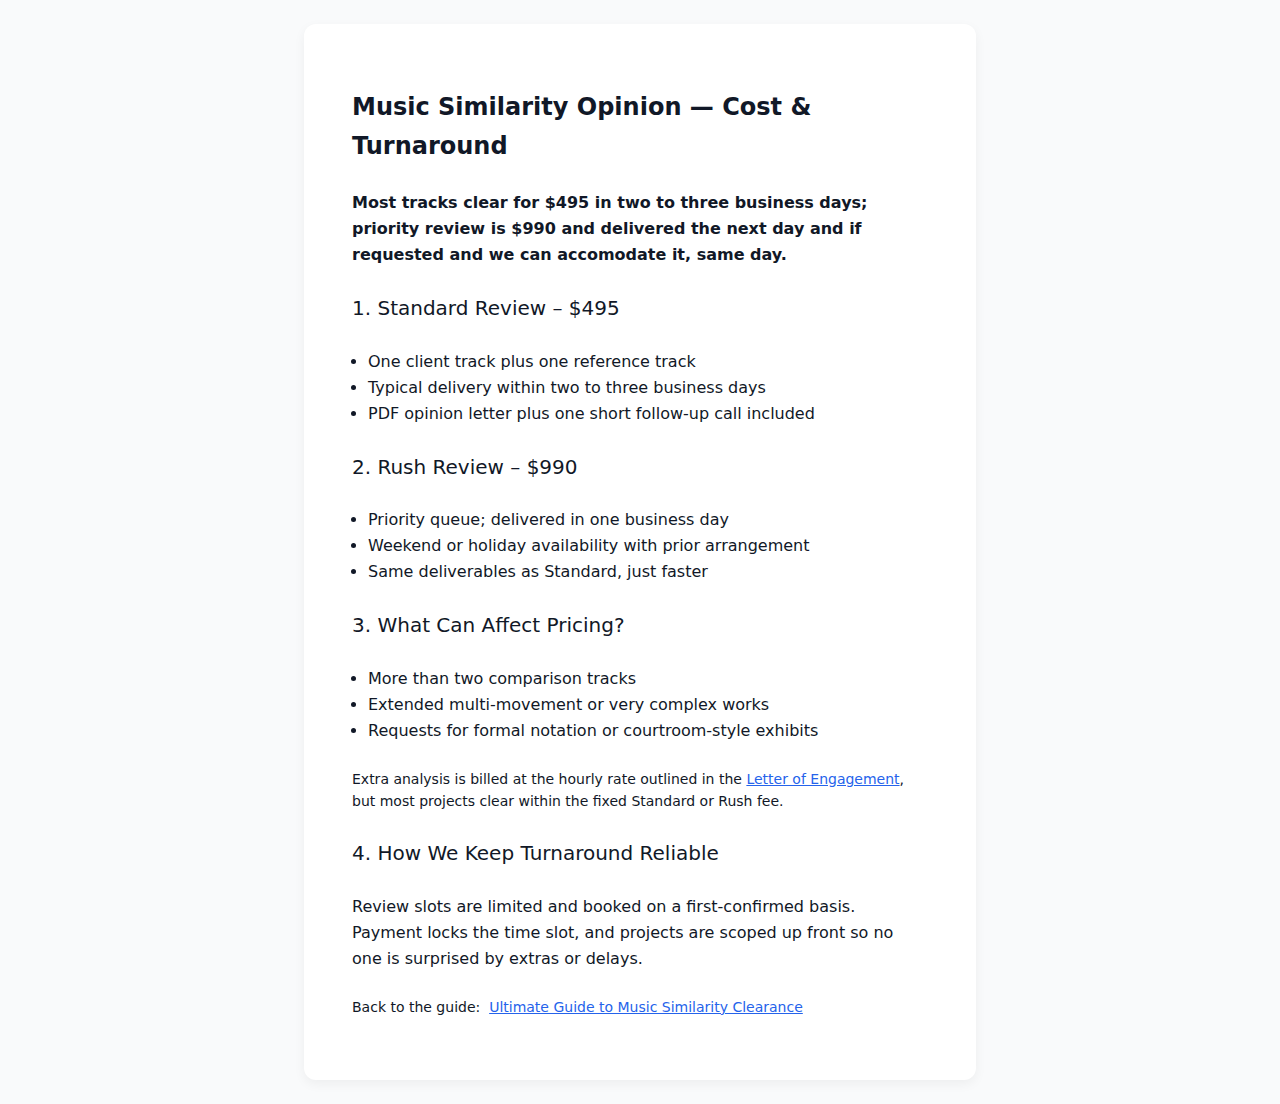
<file: musicologist-opinion-cost.html>
<!DOCTYPE html>
<html lang="en-US">
<head>
  <meta charset="utf-8">
  <meta name="viewport" content="width=device-width, initial-scale=1">
  <title>Music Similarity Opinion Cost & Turnaround</title>
  <meta name="description"
        content="Exact pricing for a music similarity opinion letter, what can change the fee, and how long each review tier takes.">
  <link rel="preload" href="style.css" as="style">
  <link rel="stylesheet" href="style.css">
</head>

<body class="bg-light text-dark font-sans">
  <main class="flex-center p-6 bg-light">
    <article class="card max-w-2xl space-y-6 leading-relaxed">

      <h1 class="text-2xl font-semibold text-center">
        Music Similarity Opinion&nbsp;— Cost &amp; Turnaround
      </h1>

      <!-- TL;DR -->
      <p class="font-semibold">
        Most tracks clear for <strong>$495</strong> in two to three business days;
        priority review is <strong>$990</strong> and delivered the next day and if requested and we can accomodate it, same day.
      </p>

      <!-- Standard review -->
      <h2 class="text-xl font-medium">1. Standard Review – $495</h2>
      <ul class="list-disc list-inside leading-relaxed space-y-1">
        <li>One client track plus one reference track</li>
        <li>Typical delivery within two to three business days</li>
        <li>PDF opinion letter plus one short follow-up call included</li>
      </ul>

      <!-- Rush review -->
      <h2 class="text-xl font-medium mt-4">2. Rush Review – $990</h2>
      <ul class="list-disc list-inside leading-relaxed space-y-1">
        <li>Priority queue; delivered in one business day</li>
        <li>Weekend or holiday availability with prior arrangement</li>
        <li>Same deliverables as Standard, just faster</li>
      </ul>

      <!-- Extra-scope cases -->
      <h2 class="text-xl font-medium mt-4">3. What Can Affect Pricing?</h2>
      <ul class="list-disc list-inside leading-relaxed space-y-1">
        <li>More than two comparison tracks</li>
        <li>Extended multi-movement or very complex works</li>
        <li>Requests for formal notation or courtroom-style exhibits</li>
      </ul>

      <p class="text-sm leading-relaxed">
        Extra analysis is billed at the hourly rate outlined in the
        <a href="/terms.html" class="link">Letter of Engagement</a>,
        but most projects clear within the fixed Standard or Rush fee.
      </p>

      <!-- Reliability note -->
      <h2 class="text-xl font-medium mt-4">4. How We Keep Turnaround Reliable</h2>
      <p>
        Review slots are limited and booked on a first-confirmed basis.
        Payment locks the time slot, and projects are scoped up front so no one
        is surprised by extras or delays.
      </p>

      <!-- Back-link to pillar -->
      <p class="text-sm">
        Back to the guide:&nbsp;
        <a href="/music-similarity-opinion-letter-guide.html" class="link">
          Ultimate Guide to Music Similarity Clearance
        </a>
      </p>

    </article>
  </main>
</body>
</html>
</file>
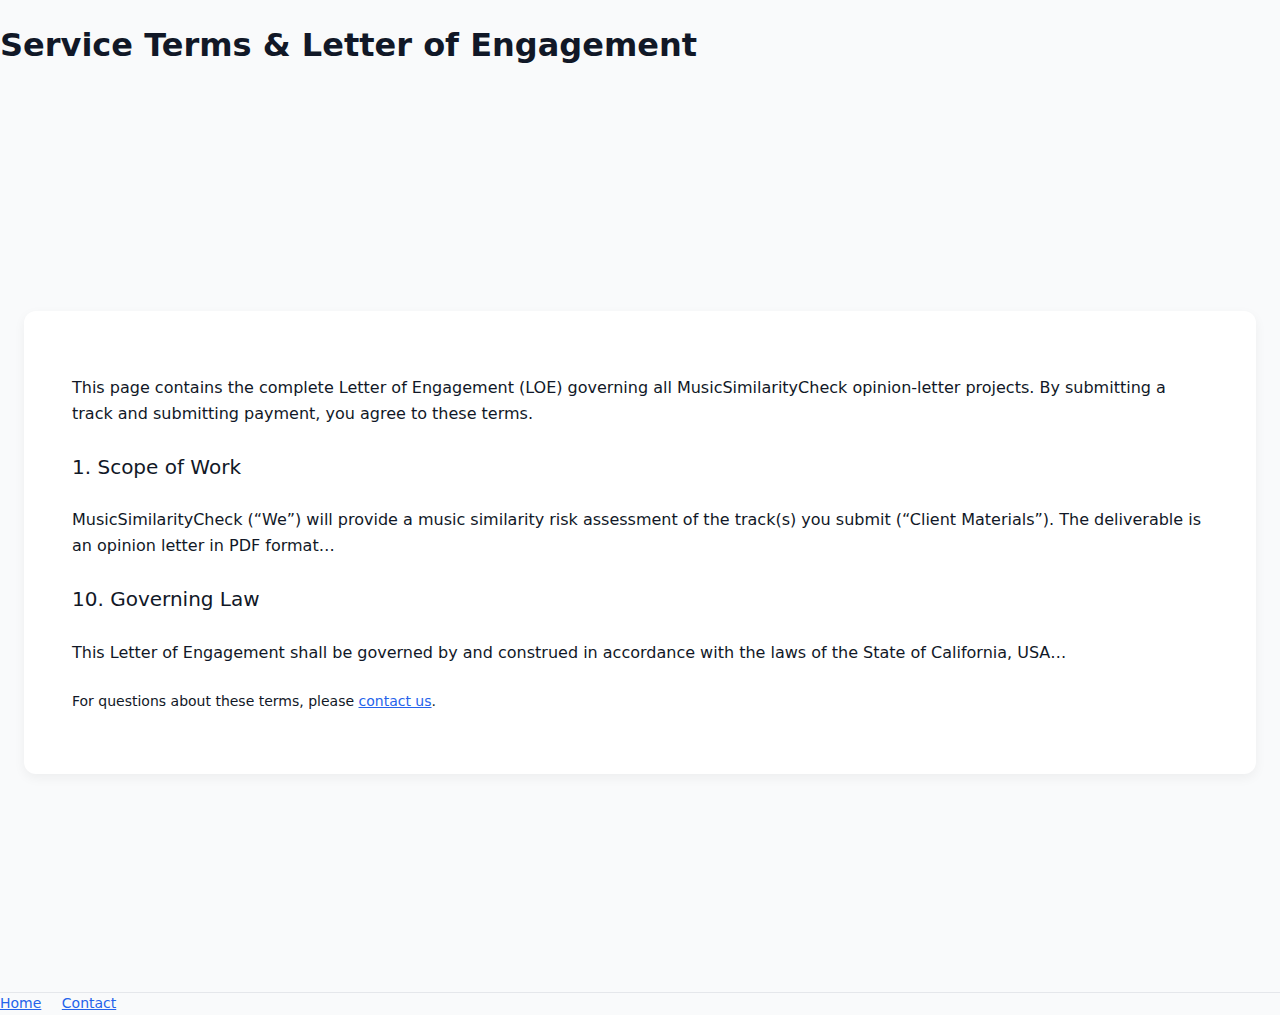
<file: terms.html>
<!DOCTYPE html>
<html lang="en-US">
<head>
  <meta charset="utf-8" />
  <meta name="viewport" content="width=device-width, initial-scale=1" />
  <title>Service Terms – MusicSimilarityCheck</title>
  <meta name="description" content="Full Letter of Engagement and service terms for MusicSimilarityCheck opinion letters." />

  <link rel="preload" href="style.css" as="style">
  <link rel="stylesheet" href="style.css" />

  <link rel="icon" href="/assets/favicon.ico" sizes="any">
  <link rel="apple-touch-icon" href="/assets/apple-touch-icon.png">

  <script async src="https://www.googletagmanager.com/gtag/js?id=G-80MDTLB0JK"></script>
  <script>
    window.dataLayer = window.dataLayer || [];
    function gtag(){ dataLayer.push(arguments); }
    gtag('js', new Date());
    gtag('config', 'G-80MDTLB0JK');
  </script>
</head>

<body>
  <header class="bg-white shadow-sm">
    <div class="max-w-3xl mx-auto py-6 px-4">
      <h1 class="text-3xl font-semibold">Service Terms &amp; Letter of Engagement</h1>
    </div>
  </header>

 <main class="flex-center p-6 bg-light">
    <section class="card space-y-6 leading-relaxed">
      <p>
        This page contains the complete Letter of Engagement (LOE) governing all MusicSimilarityCheck
        opinion-letter projects. By submitting a track and submitting payment, you agree to these terms.
      </p>

      <!-- ——— Paste your full LOE text below ——— -->
      <!-- You can keep or remove headings; pure text is fine -->

      <h2 class="text-xl font-medium mt-4">1. Scope of Work</h2>
      <p>
        MusicSimilarityCheck (“We”) will provide a music similarity risk assessment of the track(s)
        you submit (“Client Materials”). The deliverable is an opinion letter in PDF format…
      </p>
      <!-- … Continue LOE … -->

      <h2 class="text-xl font-medium mt-4">10. Governing Law</h2>
      <p>
        This Letter of Engagement shall be governed by and construed in accordance with the laws of
        the State of California, USA…
      </p>

      <p class="text-sm text-gray-600">
        For questions about these terms, please <a href="/contact.html" class="link">contact us</a>.
      </p>
    </section>
  </main>

  <footer class="bg-white border-t py-4">
    <div class="max-w-3xl mx-auto text-center text-sm space-y-2">
      <nav class="space-x-4">
        <a href="/" class="link">Home</a>
        <a href="/contact.html" class="link">Contact</a>
</file>
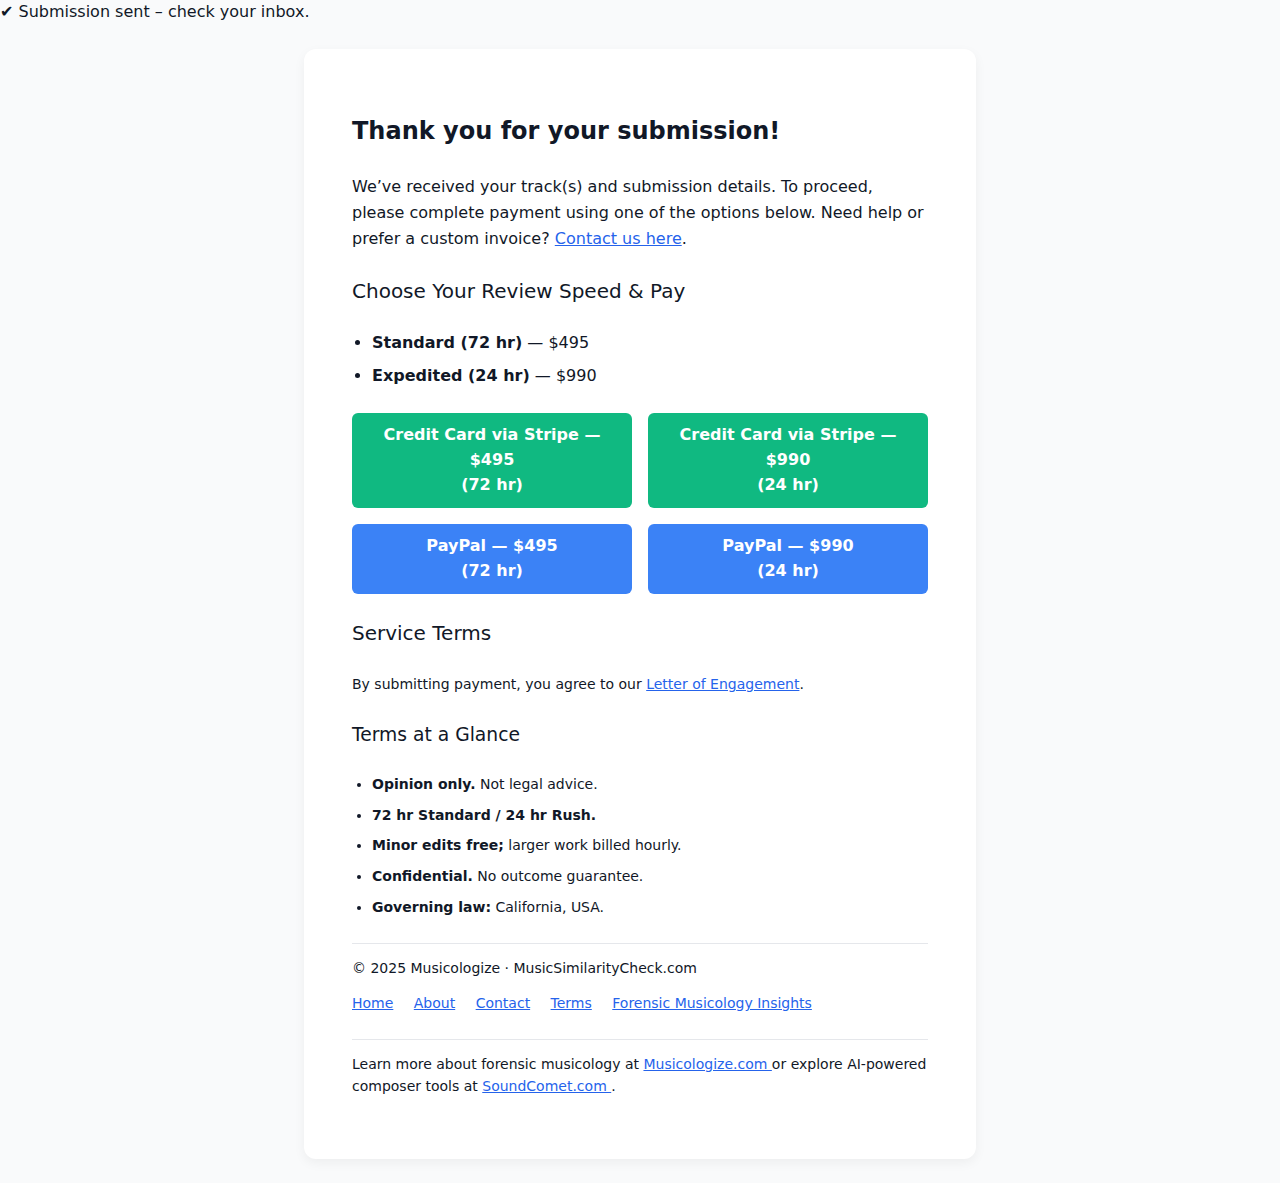
<file: thanks.html>
<!DOCTYPE html>
<html lang="en-US">
<head>
  <meta charset="UTF-8" />
  <meta name="viewport" content="width=device-width, initial-scale=1.0" />
  <title>Thank You – MusicSimilarityCheck</title>

<meta name="robots" content="noindex,follow">


  
  <!-- Resource hints -->
  <link rel="preload" href="style.css" as="style">
  <link rel="preconnect" href="https://www.googletagmanager.com">
  <link rel="preconnect" href="https://www.google-analytics.com">
  <link rel="preconnect" href="https://buy.stripe.com">
  <link rel="preconnect" href="https://www.paypal.com">

  <link rel="stylesheet" href="style.css" />

  <!-- Favicons -->
  <link rel="icon" href="/assets/favicon.ico" sizes="any">
  <link rel="icon" type="image/png" sizes="32x32" href="/assets/favicon-32x32.png">
  <link rel="apple-touch-icon" href="/assets/apple-touch-icon.png">

  <!-- Google Analytics -->
  <script async src="https://www.googletagmanager.com/gtag/js?id=G-80MDTLB0JK"></script>
  <script>
    window.dataLayer = window.dataLayer || [];
    function gtag(){ dataLayer.push(arguments); }
    gtag('js', new Date());
    gtag('config', 'G-80MDTLB0JK');
    function trackPayment(method){
      gtag('event','payment_click',{event_category:'Payment',event_label:method});
    }
  </script>
</head>

<body class="bg-light text-dark font-sans">
  <!-- Toast confirmation -->
  <div id="toast" class="toast hidden" role="status" aria-live="polite">
    ✔ Submission sent – check your inbox.
  </div>

  <main class="flex-center p-6 bg-light">
    <section class="card max-w-2xl space-y-6">
      <h1 class="text-2xl font-semibold">Thank you for your submission!</h1>
      <p class="leading-relaxed">
        We’ve received your track(s) and submission details. To proceed, please complete payment using one of the options below.
        Need help or prefer a custom invoice? <a href="mailto:support@musicsimilaritycheck.com" class="link">Contact us here</a>.
      </p>

      <h2 class="text-xl font-medium">Choose Your Review Speed &amp; Pay</h2>
      <ul class="list mb-4">
        <li><strong>Standard (72 hr)</strong> — $495</li>
        <li><strong>Expedited (24 hr)</strong> — $990</li>
      </ul>

      <div class="grid-2 gap-4 mb-6">
        <a href="https://buy.stripe.com/6oUbJ385k2wy95PcyJfYY02" target="_blank"
           onclick="trackPayment('Stripe – 72hr');" class="btn btn-green">
          Credit Card via Stripe — $495<br>(72 hr)
        </a>
        <a href="https://buy.stripe.com/5kQbJ34T84EG2HreGRfYY01" target="_blank"
           onclick="trackPayment('Stripe – 24hr');" class="btn btn-green">
          Credit Card via Stripe — $990<br>(24 hr)
        </a>
        <a href="https://www.paypal.com/ncp/payment/ZC493YG8QQ9NU"
           target="_blank" onclick="trackPayment('PayPal – 72hr');" class="btn btn-blue">
          PayPal — $495<br>(72 hr)
        </a>
        <a href="https://www.paypal.com/ncp/payment/2L9QUB5ZHEPAJ"
           target="_blank" onclick="trackPayment('PayPal – 24hr');" class="btn btn-blue">
          PayPal — $990<br>(24 hr)
        </a>
      </div>

      <!-- UPDATED TERMS SECTION -->
      <h2 class="text-xl font-medium">Service Terms</h2>
      <p class="text-sm leading-relaxed">
        By submitting payment, you agree to our
        <a href="/letter-of-engagement.html" class="link">Letter of Engagement</a>.
      </p>

      <h3 class="text-lg font-medium mt-4">Terms at a Glance</h3>
      <ul class="list text-sm leading-relaxed space-y-1">
        <li><strong>Opinion only.</strong> Not legal advice.</li>
        <li><strong>72 hr Standard / 24 hr Rush.</strong></li>
        <li><strong>Minor edits free;</strong> larger work billed hourly.</li>
        <li><strong>Confidential.</strong> No outcome guarantee.</li>
        <li><strong>Governing law:</strong> California, USA.</li>
      </ul>

      <footer class="border-t pt-4 text-center space-y-2">
  <p class="text-sm">&copy; 2025 Musicologize · MusicSimilarityCheck.com</p>

  <!-- simple four-link nav -->
  <nav class="space-x-4 text-sm">
    <a href="/" class="link">Home</a>
    <a href="/about.html" class="link">About</a>
    <a href="/contact.html" class="link">Contact</a>
    <a href="/terms.html" class="link">Terms</a>
    <a href="https://musicologize.com/" class="link" target="_blank" rel="noopener">
      Forensic Musicology Insights
    </a>
  </nav>
</footer>

      <footer class="border-t pt-4 text-center space-y-2">
  <!-- existing footer content… -->

  <!-- New cross-site links -->
  <p class="text-sm">
    Learn more about forensic musicology at
    <a href="https://musicologize.com/" class="link" target="_blank" rel="noopener">
      Musicologize.com
    </a>
    or explore AI-powered composer tools at
    <a href="https://soundcomet.com/" class="link" target="_blank" rel="noopener">
      SoundComet.com
    </a>.
  </p>
</footer>


    </section>
  </main>

  <script defer src="main.js"></script>
</body>
</html>
</file>
<file: style.css>
/* ========== Root & Design Tokens ========== */
:root {
  --radius: 0.375rem;          /* 6 px rounding everywhere            */
  --space-2: 0.5rem;           /*  8 px                               */
  --space-3: 0.75rem;          /* 12 px                               */
}

/* ========== Reset & Base ========== */
*,
*::before,
*::after { box-sizing: border-box; }

html, body {
  margin: 0;
  padding: 0;
  font-family: system-ui, -apple-system, BlinkMacSystemFont, 'Segoe UI', Roboto, sans-serif;
  background-color: #f9fafb;
  color: #111827;
  line-height: 1.55;
}

body.bg-light { background-color: #f9fafb; }
.text-dark     { color: #111827; }
.font-sans     { font-family: system-ui, -apple-system, BlinkMacSystemFont, 'Segoe UI', Roboto, sans-serif; }

/* ========== Layout Utilities ========== */
.flex-center {
  display: flex;
  align-items: center;
  justify-content: center;
  min-height: 100vh;
}
.p-6     { padding: 1.5rem; }

.max-w-2xl { max-width: 42rem; width: 100%; }

.grid-2 {
  display: grid;
  grid-template-columns: repeat(auto-fit, minmax(240px, 1fr));
  gap: 1rem;
}

/* Vertical spacing helpers */
.space-y-6 > * + * { margin-top: 1.5rem; }
.space-y-4 > * + * { margin-top: 1rem; }
.space-y-2 > * + * { margin-top: 0.5rem; }
/* Horizontal spacing */
.space-x-4 > * + * { margin-left: 1rem; }

/* ========== Cards & Containers ========== */
.card {
  background-color: #fff;
  border-radius: 0.75rem;
  padding: 2rem;
  box-shadow: 0 4px 12px rgba(0,0,0,0.05);
}

/* ========== Typography & Text Helpers ========== */
.text-sm  { font-size: 0.875rem; }
.text-xl  { font-size: 1.25rem; }
.text-2xl { font-size: 1.5rem; }
.font-medium   { font-weight: 500; }
.font-semibold { font-weight: 600; }
.leading-relaxed { line-height: 1.625; }
.text-red-600 { color: #dc2626; }

/* ========== Lists ========== */
ul.list { padding-left: 1.25rem; list-style-type: disc; }
ul.list li { margin-bottom: 0.5rem; }
.list-decimal { list-style-type: decimal; }
.list-inside  { padding-left: 1rem; }

/* ========== Borders ========== */
.border   { border: 1px solid #e5e7eb; }
.border-t { border-top: 1px solid #e5e7eb; }

/* ========== Inputs & Textareas ========== */
.input,
input[type="text"],
input[type="email"],
input[type="file"],
textarea,
select {
  display: block;
  width: 100%;
  padding: 0.6rem 0.75rem;
  font-size: 1rem;
  border: 1px solid #d1d5db;
  border-radius: var(--radius);
  background: #fff;
}

.input:focus-visible {
  box-shadow: 0 0 0 3px rgba(37,99,235,0.25);
}
.input:focus:not(:focus-visible) {
  box-shadow: none;
}



/* ========== Buttons (Actions Only) ========== */
.btn {
  display: inline-block;
  padding: 0.65rem 1.1rem;
  border-radius: var(--radius);
  font-weight: 600;
  font-size: 1rem;
  text-align: center;
  text-decoration: none;
  cursor: pointer;
  transition: background-color 0.2s ease;
}
.btn-green { background-color: #10b981; color: #fff; }
.btn-green:hover {
  background-color: #34d399;
}

.btn:active {
  transform: scale(0.98);
}

.btn-blue  { background-color: #3b82f6; color: #fff; }
.btn-blue:hover  { background-color: #2563eb; }
.w-full    { width: 100%; }

/* ========== Links ========== */
.link {
  color: #2563eb;
  font-weight: 500;
  text-decoration: underline;
  transition: color 0.2s ease;
}
.link:hover { color: #1d4ed8; }

@media (min-width:640px){
  .card { padding: 3rem; }
}
</file>
